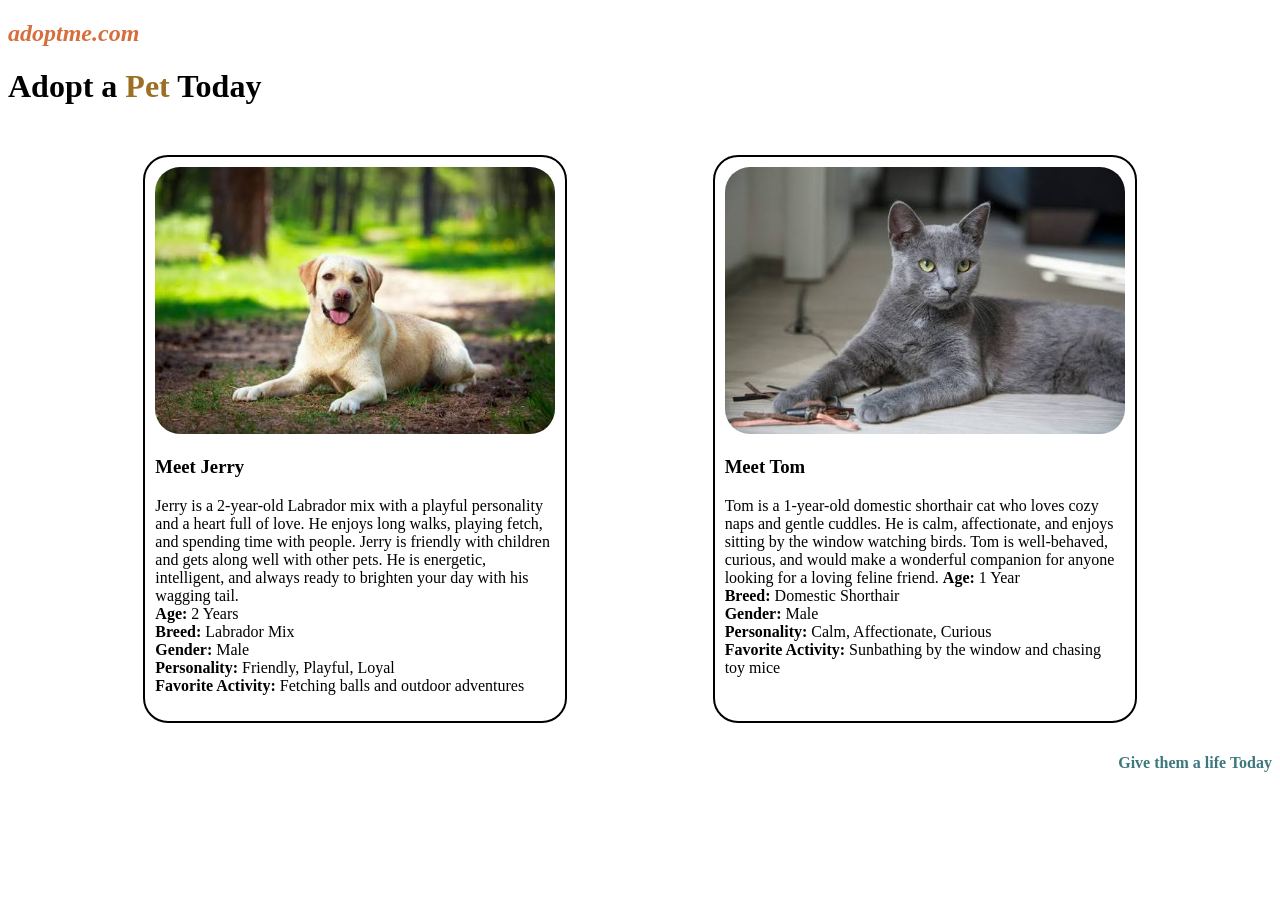
<file: Pet Adoption/index.html>
<!DOCTYPE html>
<html lang="en">
<head>
    <meta charset="UTF-8">
    <meta name="viewport" content="width=device-width, initial-scale=1.0">
    <title>CSS</title>
    <link rel="stylesheet" href="style.css" />
</head>
<body>
    <h2><i>adoptme.com</i></h2>
    <h1>Adopt a <span>Pet</span> Today</h1>
    <br>
    <div id="pets">
        <div class="card">
            <img src="jerry.jpeg" alt="Jerry" />
            <h3>Meet Jerry</h3>
            <p>
            Jerry is a 2-year-old Labrador mix with a playful personality and a heart full of
            love. He enjoys long walks, playing fetch, and spending time with people. 
            Jerry is friendly with children and gets along well with other pets. He is energetic,
            intelligent, and always ready to brighten your day with his wagging tail.<br>
            <b>Age:</b> 2 Years <br>
            <b>Breed:</b> Labrador Mix<br>
            <b>Gender:</b> Male<br>
            <b>Personality:</b> Friendly, Playful, Loyal<br>
            <b>Favorite Activity:</b> Fetching balls and outdoor adventures<br>
            </p>
        </div>
        <div class="card">
            <img src="tom.jpeg" alt="Tom" />
            <h3>Meet Tom</h3>
            <p>
             Tom is a 1-year-old domestic shorthair cat who loves cozy naps and gentle cuddles. 
             He is calm, affectionate, and enjoys sitting by the window watching birds. Tom is 
             well-behaved, curious, and would make a wonderful companion for anyone looking for a 
             loving feline friend.
            <b>Age:</b> 1 Year<br>
            <b>Breed:</b> Domestic Shorthair<br>
            <b>Gender:</b> Male<br>
            <b>Personality:</b> Calm, Affectionate, Curious<br>
            <b>Favorite Activity:</b> Sunbathing by the window and chasing toy mice<br>
            </p>
        </div> 
    </div>
    <h4>Give them a life Today</h4>
</body>
</html>
</file>
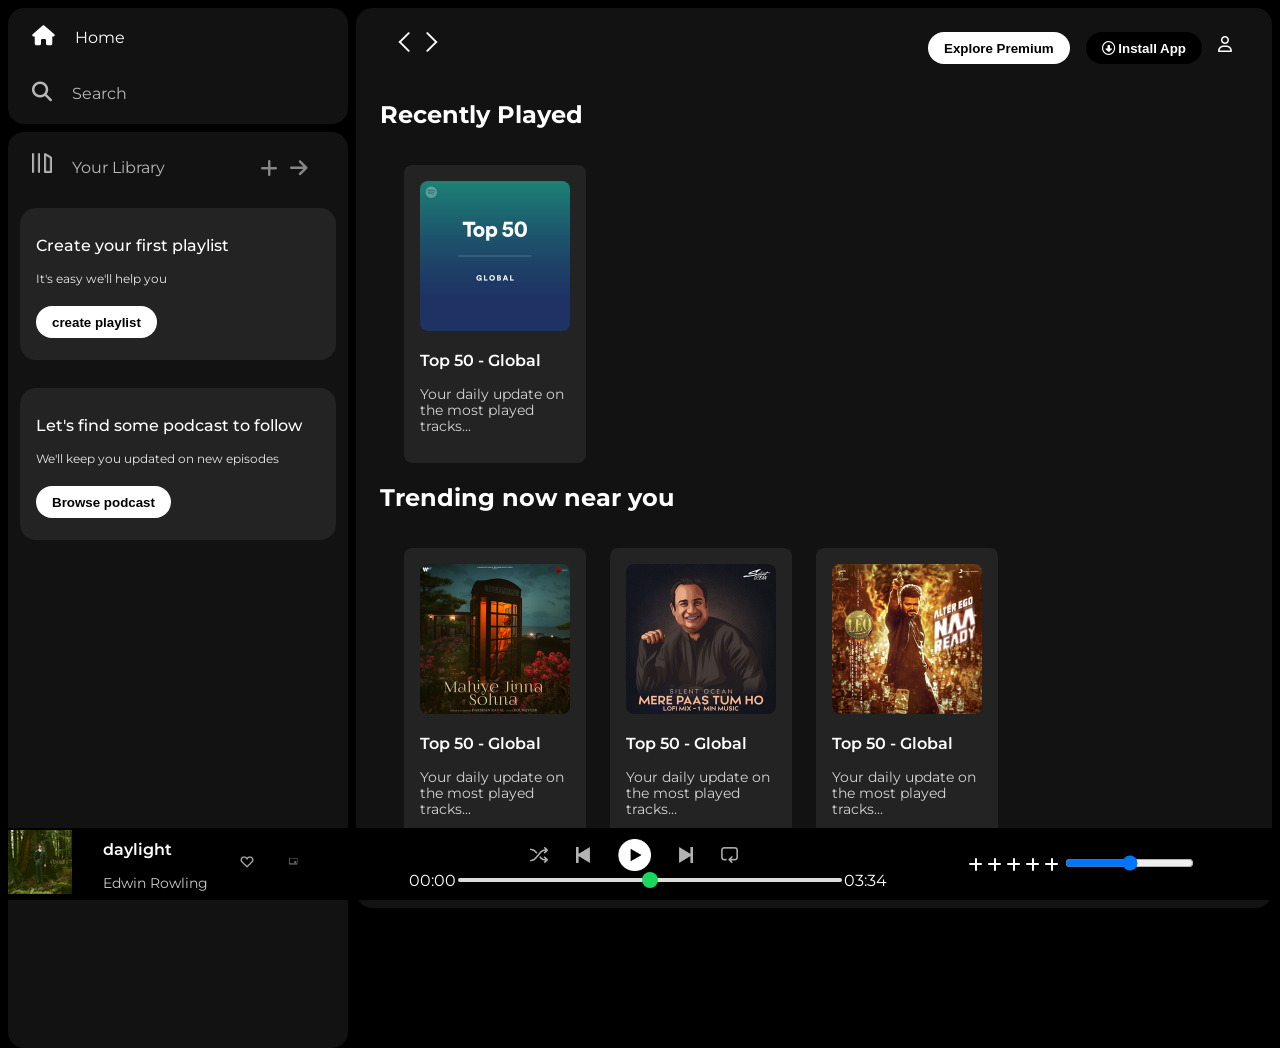
<file: spotify clone/index.html>
<!DOCTYPE html>
<html lang="en">
<head>
    <meta charset="UTF-8">
    <meta name="viewport" content="width=device-width, initial-scale=1.0">
    <link
      rel="stylesheet"
      href="https://cdnjs.cloudflare.com/ajax/libs/font-awesome/6.4.0/css/all.min.css"
    />
    <link rel="icon" href="./assets copy/logo.png"/>
    <title>Spotify - Web Player Music for everyone</title>
    <link rel="stylesheet" href="style.css"/>
    <link rel="preconnect" href="https://fonts.googleapis.com" />
    <link rel="preconnect" href="https://fonts.gstatic.com" crossorigin />
    <link
      href="https://fonts.googleapis.com/css2?family=Montserrat:wght@300;400,500,600;700&display=swap"
      rel="stylesheet"
    />
</head>
<body>
    <div class="main">
        <div class="sidebar">
          <div class="nav">
            <div class="nav-option" style="opacity: 1;">
              <i class="fa-solid fa-house"></i>
              <a href="#">Home</a>
            </div>
            <div class="nav-option">
              <i class="fa-solid fa-magnifying-glass"></i>
              <a href="#">Search</a>
            </div>
          </div>
          <div class="library">
            <div class="options">
              <div class="lib-option nav-option ">
              <img src="./assets copy/library_icon.png">
              <a href="#">Your Library</a>
            </div>
            <div class="icons">
              <i class="fa-solid fa-plus"></i>
              <i class="fa-solid fa-arrow-right"></i>
            </div>
            </div>
            <div class="lib-boxes">
              <div class="box">
                <p class="box-p1">Create your first playlist</p>
                <p class="box-p2">It's easy we'll help you</p>
                <button class="badge">create playlist</button>
              </div>
              <div class="box">
                <p class="box-p1">Let's find some podcast to follow</p>
                <p class="box-p2">We'll keep you updated on new episodes</p>
                <button class="badge">Browse podcast</button>
              </div>
            </div>
          </div>
        </div>
        <div class="main-content">
          <div class="sticky-nav">
            <div class="sticky-nav-icons">
              <img src="./assets copy/backward_icon.png">
              <img src="./assets copy/forward_icon.png" class="hide">
            </div>
            <div class="sticky-nav-options">
              <button class="badge nav-item hide">Explore Premium</button>
              <button class="badge nav-item dark-badge"><i class="fa-regular fa-circle-down"></i> Install App</button>
              <i class="fa-regular fa-user nav-item"></i>
            </div>
          </div>


            <h2>Recently Played</h2>
            <div class="cards-container">
              <div class="card">
                <img src="./assets copy/card1img.jpeg" class="card-img">
                <p class="card-title">Top 50 - Global</p>
                <p class="card-info">Your daily update on the most played tracks...</p>
              </div>
            </div>

            <h2>Trending now near you</h2>
            <div class="cards-container">
              <div class="card">
                <img src="./assets copy/card2img.jpeg" class="card-img">
                <p class="card-title">Top 50 - Global</p>
                <p class="card-info">Your daily update on the most played tracks...</p>
              </div>
              <div class="card">
                <img src="./assets copy/card3img.jpeg" class="card-img">
                <p class="card-title">Top 50 - Global</p>
                <p class="card-info">Your daily update on the most played tracks...</p>
              </div>
              <div class="card">
                <img src="./assets copy/card4img.jpeg" class="card-img">
                <p class="card-title">Top 50 - Global</p>
                <p class="card-info">Your daily update on the most played tracks...</p>
              </div>
            </div>

        <h2>Featured charts</h2>
            <div class="cards-container">
              <div class="card">
                <img src="./assets copy/card5img.jpeg" class="card-img">
                <p class="card-title">Top 50 - Global</p>
                <p class="card-info">Your daily update on the most played tracks...</p>
              </div>
              <div class="card">
                <img src="./assets copy/card6img.jpeg" class="card-img">
                <p class="card-title">Top 50 - Global</p>
                <p class="card-info">Your daily update on the most played tracks...</p>
              </div>
              <div class="card">
                <img src="./assets copy/card1img.jpeg" class="card-img">
                <p class="card-title">Top 50 - Global</p>
                <p class="card-info">Your daily update on the most played tracks...</p>
              </div>
            </div>
            <div class="footer">
              <div class="line"></div>
            </div>
        </div>

        <div class="music-player">
          <div class="album">
            <div>
              <img src="./assets copy/album_picture.jpeg">
            </div>
            <div>
              <p class="card-title">daylight</p>
              <p class="card-info">Edwin Rowling</p>
            </div>
            <div>
              <img src="./assets copy/album_icon1.png" class="player-control-icon">
              <img src="./assets copy/album_icon2.png" class="player-control-icon">
            </div>
          
          </div>
          <div class="player">
            <div class="player-controls">
              <img src="./assets copy/player_icon1.png" class="player-control-icon">
              <img src="./assets copy/player_icon2.png" class="player-control-icon">
              <img src="./assets copy/player_icon3.png" class="player-control-icon" style="opacity: 1;height: 2rem;">
              <img src="./assets copy/player_icon4.png" class="player-control-icon">
              <img src="./assets copy/player_icon5.png" class="player-control-icon">
            </div>
            <div class="playback-bar">
              <span class="current-time">00:00</span>
              <input type="range" min="0" max="100" class="progress-bar" step="1">
              <span class="total-time">03:34</span>
            </div>
          </div>
          <div class="controls">
            <i class="fa-solid fa-plus"></i>
            <i class="fa-solid fa-plus"></i>
            <i class="fa-solid fa-plus"></i>
            <i class="fa-solid fa-plus"></i>
            <i class="fa-solid fa-plus"></i>
            <input type="range">
          </div>
        </div>
    </div>
</body>
</html>
</file>
<file: Pet Adoption/style.css>
.card{
    width: 400px;
    border: 2px solid black;   
    border-radius: 25px;
    padding: 10px;
    margin: 10px; 
    transition-duration:0.5s ;
}
.card:hover {
    box-shadow: 2px 3px 20px rgb(54, 3, 3);
    width: 400px;
    border: 2px solid black;   
    border-radius: 25px;
    padding: 10px;
    margin: 10px; 
}    
img {
    width: 100%;
    border-radius: 25px;
}
h2{
    color: #d56f3e;
}
span {
    color: #9d6f24;
}
h4 {
    text-align: right;
    color: #3c787e;
}
#pets {
    display: flex;
    justify-content: space-evenly;

}
@media(max-width: 375px){
    #pets {
        flex-wrap: wrap;
        
    }
    
}
</file>
<file: spotify clone/style.css>
body{
    font-family: 'Montserrat', sans-serif;
    margin: 0;
    background-color: black;
    color: white;
    overflow: hidden;
}
.main{
    display: flex;
    height: 100vh;
    padding: 0.5rem;
}
.sidebar{
    background-color: black;
    width: 340px;
    border-radius: 1rem; /*1rem = 16px*/
    margin-right: 0.5rem;
}
.main-content{
    background-color: #121212;
    flex: 1;
    border-radius: 1rem;
    overflow: auto;
    padding: 0 1.5rem 0 1.5rem;
}
.music-player{
    background-color: black;
    position: fixed;
    bottom: 0;
    width: 100%;
    height: 72px;
}
a{
    text-decoration: none;
    color: white;
}
.nav{
    background-color: #121212;
    border-radius: 1rem;
    display: flex;
    flex-direction: column;
    justify-content: center;
    height: 100px;
    padding: 0.5rem 0.75rem; 
}
.nav-option{
    line-height: 2.5rem;
    opacity: 0.7;
    padding: 0.5rem 0.75rem;
}
.nav-option:hover{
    opacity: 1;
}
.nav-option i{
    font-size: 1.25rem;
}
.nav-option a{
    font-size: 1rem;
    margin-left: 1rem;
}
.library{
    background-color: #121212;
    border-radius: 1rem;
    height: 100%;
    margin-top: 0.5rem;
    padding: 0.5rem 0.75rem;
}
.options{
    display: flex;
    justify-content: space-between;
    align-items: center;
}
.lib-option img{
    height: 1.25rem;
    width: 1.25rem;
}
.icons{
    font-size: 1.25rem;
    opacity: 0.7;
    margin-right: 1rem;
    display: flex;
}
.icons i{
    opacity: 0.7;
    margin-right: 0.75rem;
}
.icons i:hover{
    opacity: 1;
}
.box{
    height: 8rem;
    background-color: #232323;
    border-radius: 1rem;
    margin: 0.75rem 0 1.75rem 0;
    padding: 0.75rem 1rem;
}
.box-p1{
    font-size: 1rem;
    font-weight: 500;
}
.box-p2{
    font-size: 0.75rem;
    opacity: 0.9;
}
.badge{
    background-color: white;
    border: none;
    border-radius: 100px;
    padding: 0.25rem 1rem;
    font-weight: 700;
    margin-top: 0.5rem;
    height: 2rem;
    width: fit-content;
}
.dark-badge{
    background-color: black;
    color: white;
}
.sticky-nav{
    position: sticky;
    top: 0;
    background-color: #121212;
    display: flex;
    justify-content: space-between;
    align-items: center;
    padding: 1rem 0 1rem 0;
    z-index: 10;
}
.sticky-nav-icons{
     margin-left: 0.75rem;
}
.sticky-nav-options{
    display: flex;
    justify-content: center;
    align-items: center;
}
.nav-item{
    margin-right: 1rem;
}
@media (max-width:1000px){
    .hide{
        display: none;
    }
}   
.card{
    background-color: #232323;
    width: 150px;
    border-radius: 0.5rem;
    padding: 1rem;
    margin-left: 1.5rem;
    margin-top: 1rem;
}
.cards-container{
    display: flex;
    flex-wrap: wrap;
}
.card-img{
    width: 100%;
    border-radius: 0.5rem;
}
.card-title{
    font-weight: 600;
}
.card-info{
    font-size: 0.85rem;
    opacity: 0.8;
}
.footer{
    height: 300px;
    display: flex;
    align-items: center;
    justify-content: center;
}
.line{
    width: 90%;
    height: 50%;
    border-top: 1px solid white;
    opacity: 0.4;
}
.music-player{
    display: flex;
    justify-content: center;
    align-items: center;
}
.album{
    width: 25%;
    display: flex;
    justify-content: space-between;
    align-items: center;
    
}
.player{
    width: 50%;
}
.controls{
    width: 25%;
}
.player-controls{
    display: flex;
    justify-content: center;
    align-items: center;
}
.player-control-icon{
    height: 1rem;
    margin-right: 1.75rem;
    opacity: 0.7;
}
.player-control-icon:hover{
    opacity: 1;
}
.playback-bar{
     display: flex;
     justify-content: center;
     align-items: center;
}
.progress-bar{
    width: 60%;
    appearance: none;
    background-color: transparent;
    cursor: pointer;
}
.progress-bar::-webkit-slider-runnable-track{
    background-color: #ddd;
    border-radius: 100px;
    height: 0.2rem;
}
.progress-bar::-webkit-slider-thumb{
    appearance: none;
    height: 1rem;
    width: 1rem;
    background-color: #1BD760;
    border-radius: 50%;
    margin-top: -6px;
}
</file>
